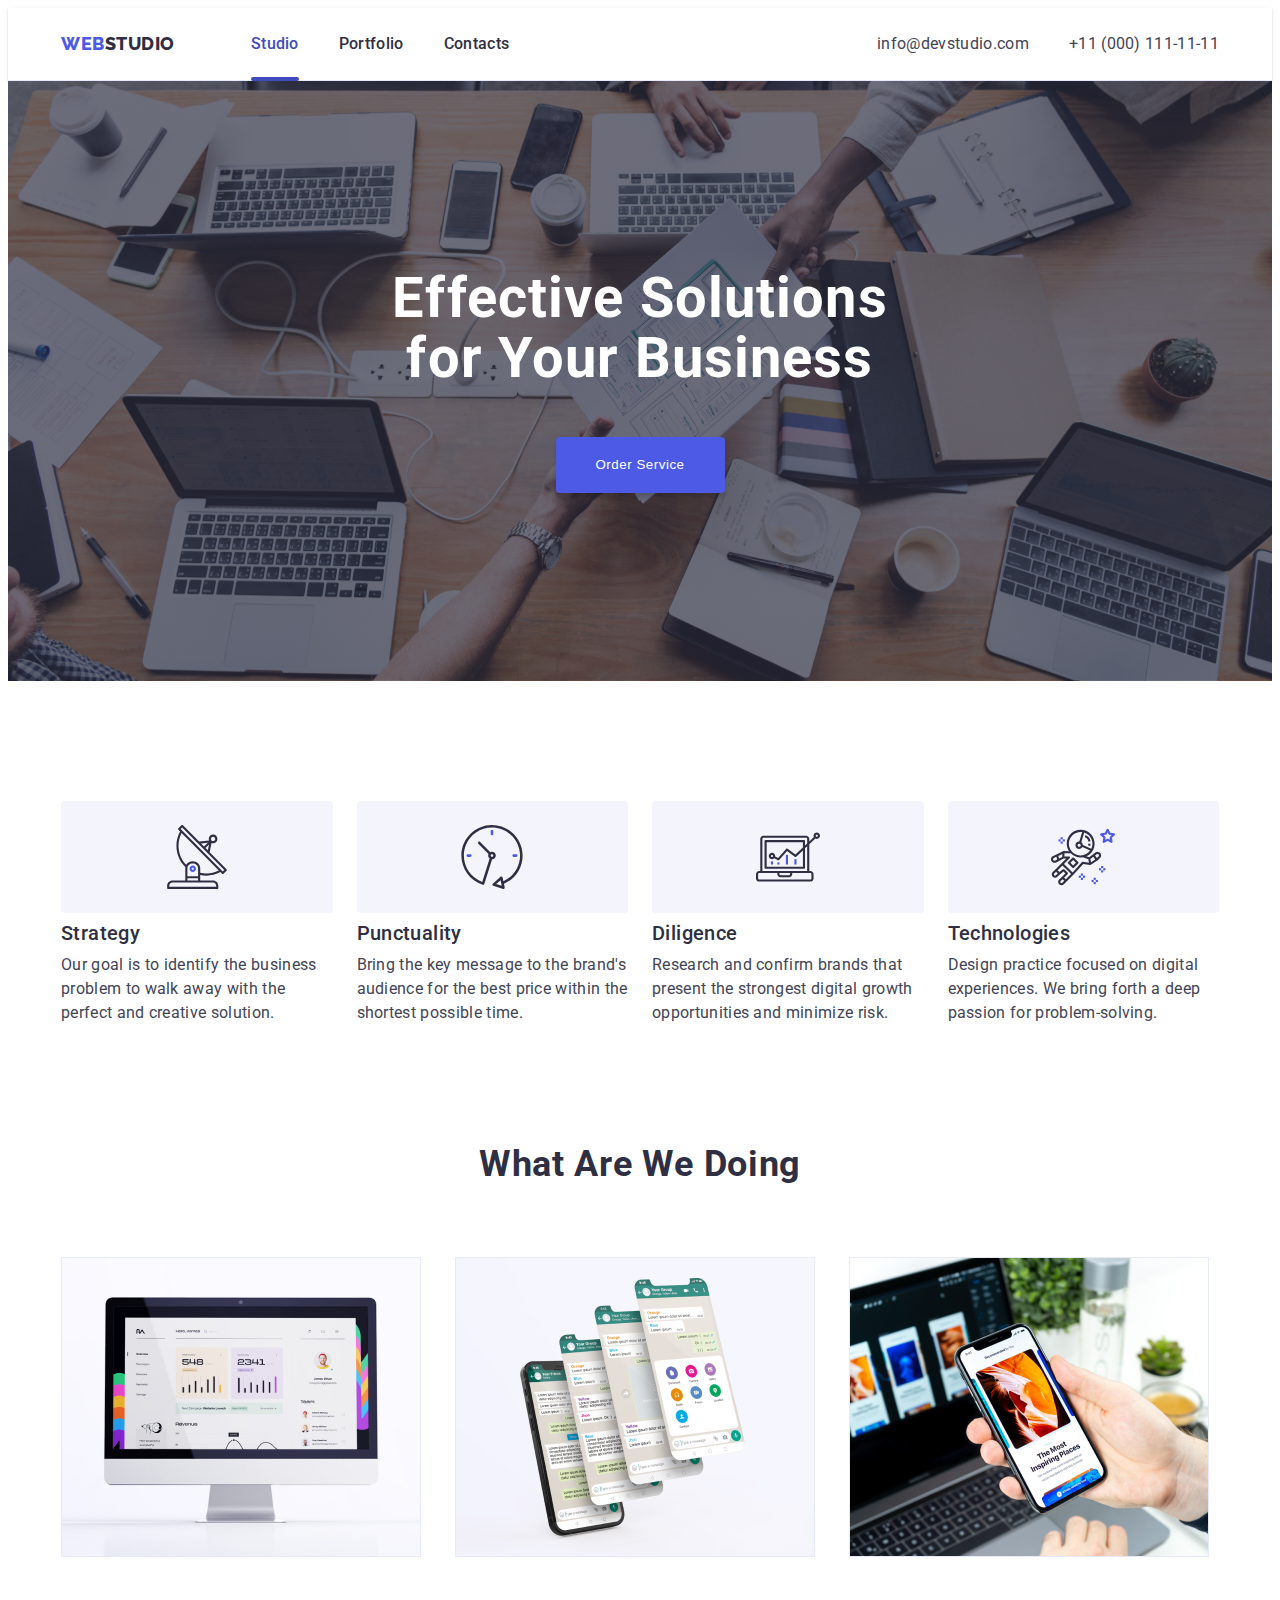
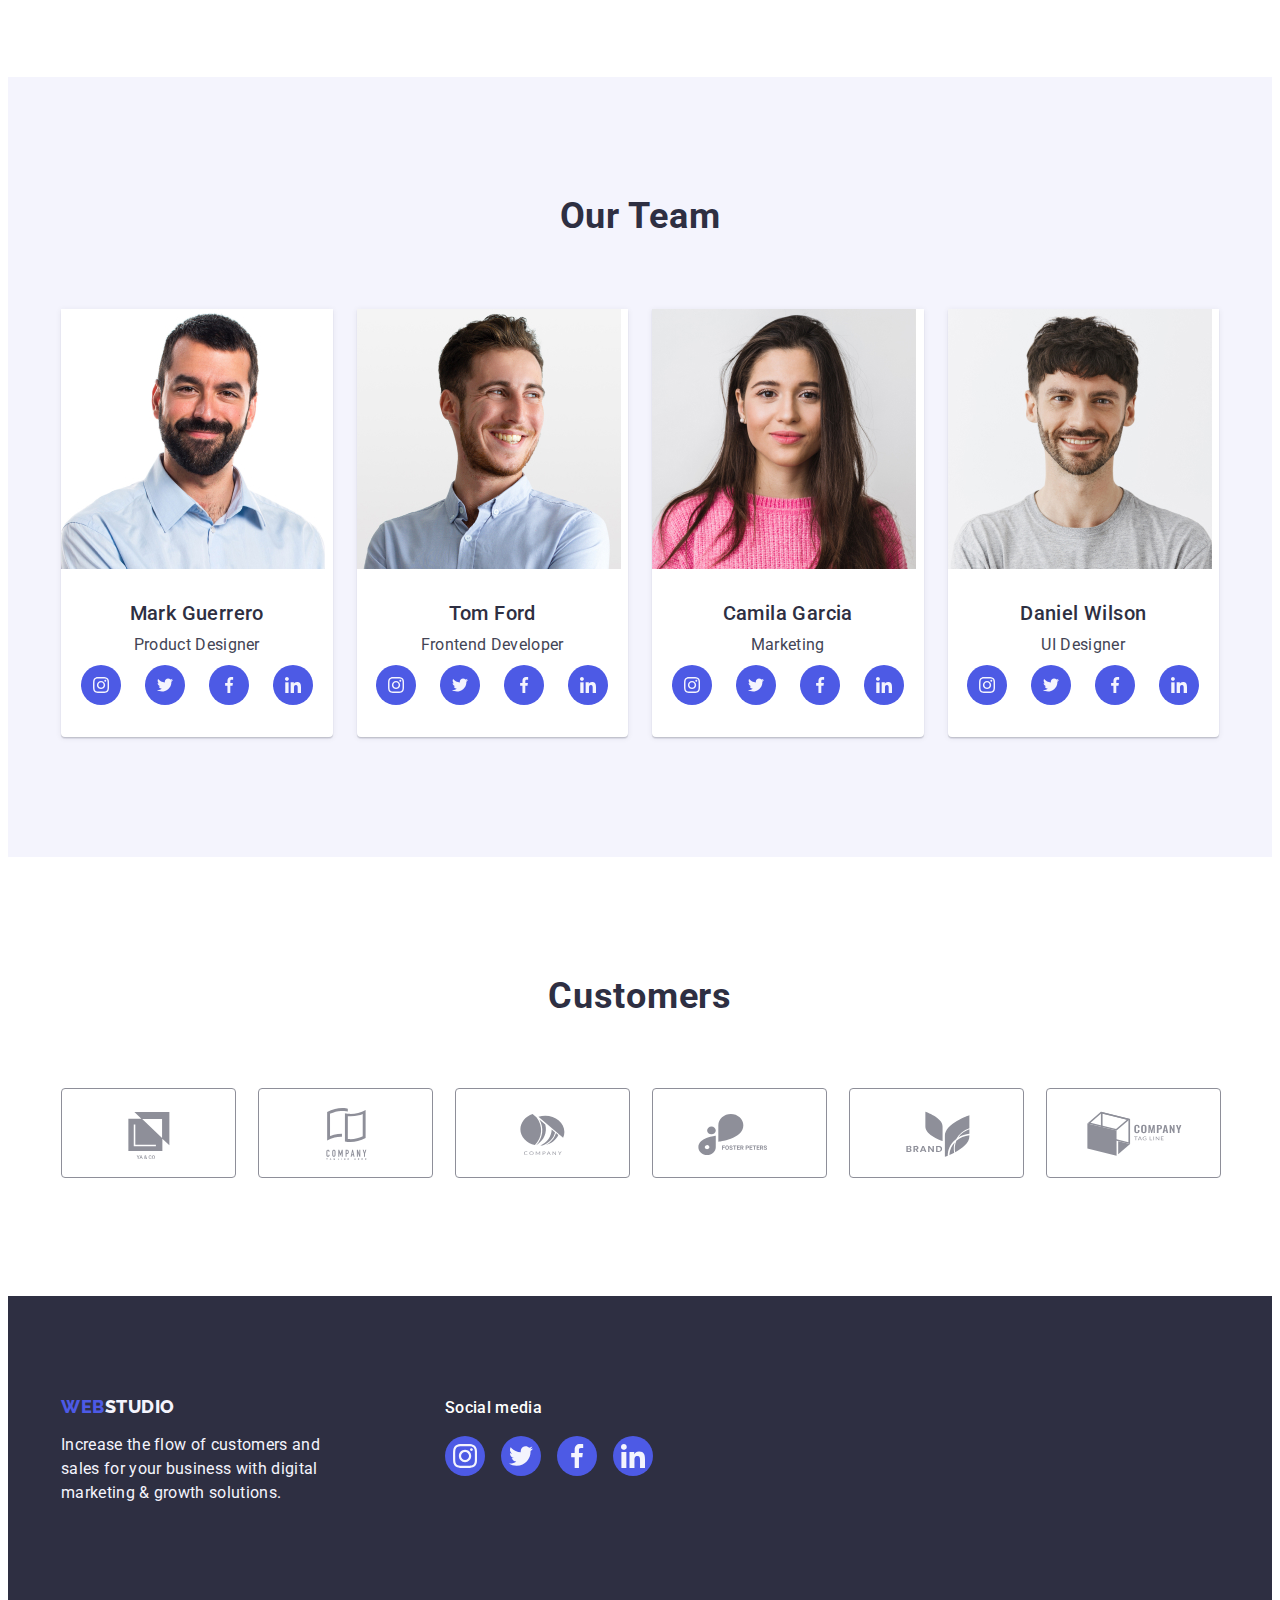
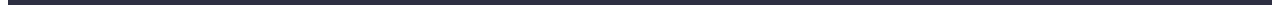
<file: index.html>
<!DOCTYPE html>
<html lang="en">
  <head>
    <meta charset="UTF-8" />
    <meta http-equiv="X-UA-Compatible" content="IE=edge" />
    <meta name="viewport" content="width=device-width, initial-scale=1.0" />
    <link rel="preconnect" href="https://fonts.googleapis.com" />
    <link rel="preconnect" href="https://fonts.gstatic.com" crossorigin />
    <link
      href="https://fonts.googleapis.com/css2?family=Raleway:wght@800&family=Roboto:wght@400;500;700;900&display=swap"
      rel="stylesheet"
    />
    <link
      rel="stylesheet"
      href="https://cdnjs.cloudflare.com/ajax/libs/modern-normalize/1.1.0/modern-normalize.min.css"
      integrity="sha512-wpPYUAdjBVSE4KJnH1VR1HeZfpl1ub8YT/NKx4PuQ5NmX2tKuGu6U/JRp5y+Y8XG2tV+wKQpNHVUX03MfMFn9Q=="
      crossorigin="anonymous"
      referrerpolicy="no-referrer"
    />

    <link rel="stylesheet" href="./css/styles.css" />
    <title>WebStudio</title>
  </head>
  <body>
    <!-- navigation on pages -->
    <header class="header-page">
      <div class="header-container container">
        <nav class="header-navigation">
          <a href="./index.html" class="logo link"
            >Web<span class="logo-header-light">Studio</span></a
          >
          <ul class="site-menu header-container list">
            <li class="site-menu-item">
              <a class="site-menu-link link current" href="./index.html">Studio</a>
            </li>
            <li class="site-menu-item">
              <a class="site-menu-link link" href="./portfolio.html">Portfolio</a>
            </li>
            <li class="site-menu-item">
              <a class="site-menu-link link" href="./contacts.html">Contacts</a>
            </li>
          </ul>
        </nav>
        <address class="contact">
          <ul class="contact-list list">
            <li class="contact-item">
              <a class="contact-link link" href="mailto:info@devstudio.com">info@devstudio.com</a>
            </li>
            <li class="contact-item">
              <a class="contact-link link" href="tel:+110001111111">+11 (000) 111-11-11</a>
            </li>
          </ul>
        </address>
      </div>
    </header>
    <!-- Main section -->
    <main>
      <!-- section-one -->
      <section class="hero">
        <div class="container">
          <h1 class="hero-title title">Effective Solutions for Your Business</h1>
          <button class="modal-open-button" type="button" data-modal-open>Order Service</button>
        </div>
      </section>
      <!-- section-two -->
      <section class="our-goal-sec">
        <div class="container">
          <h2 class="visually-hidden">Our goal</h2>
          <ul class="our-goal-list list">
            <li class="our-goal-item">
              <!-- svg_icons1 -->
              <div class="our-icons-bgrd">
                <svg class="our-list-icon" aria-label="icon antenna" width="64" height="64">
                  <use href="./images/icons.svg#icon-antenna"></use>
                </svg>
              </div>

              <h3 class="our-goal-title">Strategy</h3>
              <p class="our-goal-dscr">
                Our goal is to identify the business problem to walk away with the perfect and
                creative solution.
              </p>
            </li>
            <li class="our-goal-item">
              <!-- svg_icons2 -->
              <div class="our-icons-bgrd">
                <svg class="our-list-icon" aria-label="icon clock" width="64" height="64">
                  <use href="./images/icons.svg#icon-clock"></use>
                </svg>
              </div>
              <h3 class="our-goal-title">Punctuality</h3>
              <p class="our-goal-dscr">
                Bring the key message to the brand's audience for the best price within the shortest
                possible time.
              </p>
            </li>

            <li class="our-goal-item">
              <!-- svg_icons 3-->
              <div class="our-icons-bgrd">
                <svg class="our-list-icon" aria-label="icon diagram" width="64" height="64">
                  <use href="./images/icons.svg#icon-diagram"></use>
                </svg>
              </div>
              <h3 class="our-goal-title">Diligence</h3>
              <p class="our-goal-dscr">
                Research and confirm brands that present the strongest digital growth opportunities
                and minimize risk.
              </p>
            </li>
            <li class="our-goal-item">
              <!-- svg_icons4-->
              <div class="our-icons-bgrd">
                <svg class="our-list-icon" aria-label="icon astronaut" width="64" height="64">
                  <use href="./images/icons.svg#icon-astronaut"></use>
                </svg>
              </div>
              <h3 class="our-goal-title">Technologies</h3>
              <p class="our-goal-dscr">
                Design practice focused on digital experiences. We bring forth a deep passion for
                problem-solving.
              </p>
            </li>
          </ul>
        </div>
      </section>

      <!-- What are we doing -->
      <section class="we-doing">
        <div class="container">
          <h2 class="we-doing-title">What are we doing</h2>
          <ul class="we-doing-list list">
            <li class="we-doing-item">
              <img src="./images/imac.jpg" alt="desctop" width="360" height="300" />
            </li>
            <li class="we-doing-item">
              <img src="./images/iphone.jpg" alt="phone" width="360" height="300" />
            </li>
            <li class="we-doing-item">
              <img src="./images/inhand.jpg" alt="phone_in_hand" width="360" height="300" />
            </li>
          </ul>
        </div>
      </section>
      <!-- Our team SECTION_4-->
      <section class="our-team">
        <div class="container">
          <h2 class="our-team-title">Our Team</h2>
          <ul class="our-team-list list">
            <li class="our-team-item">
              <img src="./images/mark.jpg" alt="man_mark" width="264" height="260" />
              <div class="our-team-container">
                <h3 class="our-team-members">Mark Guerrero</h3>
                <p class="our-team-desc">Product Designer</p>
                <!-- Social -->
                <ul class="social-media list">
                  <li class="social-media-item">
                    <a href="" class="social-list-link link">
                      <svg
                        width="16"
                        height="16"
                        class="social-list-icon"
                        aria-label="icon instagram"
                      >
                        <use href="./images/icons.svg#icon-instagram"></use>
                      </svg>
                    </a>
                  </li>
                  <li class="social-media-item">
                    <a href="" class="social-list-link link">
                      <svg
                        class="social-list-icon"
                        aria-label="icon twitter"
                        width="16"
                        height="16"
                      >
                        <use href="./images/icons.svg#icon-twitter"></use>
                      </svg>
                    </a>
                  </li>
                  <li class="social-media-item">
                    <a href="" class="social-list-link link">
                      <svg
                        class="social-list-icon"
                        aria-label="icon facebook"
                        width="16"
                        height="16"
                      >
                        <use href="./images/icons.svg#icon-facebook"></use>
                      </svg>
                    </a>
                  </li>
                  <li class="social-media-item">
                    <a href="" class="social-list-link link">
                      <svg
                        class="social-list-icon"
                        aria-label="icon linkedin"
                        width="16"
                        height="16"
                      >
                        <use href="./images/icons.svg#icon-linkedin"></use>
                      </svg>
                    </a>
                  </li>
                </ul>
              </div>
            </li>

            <li class="our-team-item">
              <img src="./images/ford.jpg" alt="man_tom" width="264" height="260" />
              <div class="our-team-container">
                <h3 class="our-team-members">Tom Ford</h3>
                <p class="our-team-desc">Frontend Developer</p>
                <ul class="social-media list">
                  <li class="social-media-item">
                    <a href="" class="social-list-link link">
                      <svg
                        class="social-list-icon"
                        aria-label="icon instagram"
                        width="16"
                        height="16"
                      >
                        <use href="./images/icons.svg#icon-instagram"></use>
                      </svg>
                    </a>
                  </li>
                  <li class="social-media-item">
                    <a href="" class="social-list-link link">
                      <svg
                        class="social-list-icon"
                        aria-label="icon twitter"
                        width="16"
                        height="16"
                      >
                        <use href="./images/icons.svg#icon-twitter"></use>
                      </svg>
                    </a>
                  </li>
                  <li class="social-media-item">
                    <a href="" class="social-list-link link">
                      <svg
                        class="social-list-icon"
                        aria-label="icon facebook"
                        width="16"
                        height="16"
                      >
                        <use href="./images/icons.svg#icon-facebook"></use>
                      </svg>
                    </a>
                  </li>
                  <li class="social-media-item">
                    <a href="" class="social-list-link link">
                      <svg
                        class="social-list-icon"
                        aria-label="icon linkedin"
                        width="16"
                        height="16"
                      >
                        <use href="./images/icons.svg#icon-linkedin"></use>
                      </svg>
                    </a>
                  </li>
                </ul>
              </div>
            </li>

            <li class="our-team-item">
              <img src="./images/camila.jpg" alt="woman_camila" width="264" height="260" />
              <div class="our-team-container">
                <h3 class="our-team-members">Camila Garcia</h3>
                <p class="our-team-desc">Marketing</p>
                <ul class="social-media list">
                  <li class="social-media-item">
                    <a href="" class="social-list-link link">
                      <svg
                        class="social-list-icon"
                        aria-label="icon instagram"
                        width="16"
                        height="16"
                      >
                        <use href="./images/icons.svg#icon-instagram"></use>
                      </svg>
                    </a>
                  </li>
                  <li class="social-media-item">
                    <a href="" class="social-list-link link">
                      <svg
                        class="social-list-icon"
                        aria-label="icon twitter"
                        width="16"
                        height="16"
                      >
                        <use href="./images/icons.svg#icon-twitter"></use>
                      </svg>
                    </a>
                  </li>
                  <li class="social-media-item">
                    <a href="" class="social-list-link link">
                      <svg
                        class="social-list-icon"
                        aria-label="icon facebook"
                        width="16"
                        height="16"
                      >
                        <use href="./images/icons.svg#icon-facebook"></use>
                      </svg>
                    </a>
                  </li>
                  <li class="social-media-item">
                    <a href="" class="social-list-link link">
                      <svg
                        class="social-list-icon"
                        aria-label="icon linkedin"
                        width="16"
                        height="16"
                      >
                        <use href="./images/icons.svg#icon-linkedin"></use>
                      </svg>
                    </a>
                  </li>
                </ul>
              </div>
            </li>

            <li class="our-team-item">
              <img src="./images/wilson.jpg" alt="man_daniel" width="264" height="260" />
              <div class="our-team-container">
                <h3 class="our-team-members">Daniel Wilson</h3>
                <p class="our-team-desc">UI Designer</p>
                <ul class="social-media list">
                  <li class="social-media-item">
                    <a href="" class="social-list-link link">
                      <svg
                        class="social-list-icon"
                        aria-label="icon instagram"
                        width="16"
                        height="16"
                      >
                        <use href="./images/icons.svg#icon-instagram"></use>
                      </svg>
                    </a>
                  </li>
                  <li class="social-media-item">
                    <a href="" class="social-list-link link">
                      <svg
                        class="social-list-icon"
                        aria-label="icon twitter"
                        width="16"
                        height="16"
                      >
                        <use href="./images/icons.svg#icon-twitter"></use>
                      </svg>
                    </a>
                  </li>
                  <li class="social-media-item">
                    <a href="" class="social-list-link link">
                      <svg
                        class="social-list-icon"
                        aria-label="icon facebook"
                        width="16"
                        height="16"
                      >
                        <use href="./images/icons.svg#icon-facebook"></use>
                      </svg>
                    </a>
                  </li>
                  <li class="social-media-item">
                    <a href="" class="social-list-link link">
                      <svg
                        class="social-list-icon"
                        aria-label="icon linkedin"
                        width="16"
                        height="16"
                      >
                        <use href="./images/icons.svg#icon-linkedin"></use>
                      </svg>
                    </a>
                  </li>
                </ul>
              </div>
            </li>
          </ul>
        </div>
      </section>
      <!-- Section-5-Customers -->
      <section class="section-customers">
        <div class="container customers-container">
          <h2 class="customers-title">Customers</h2>
          <!-- customers-icons -->
          <ul class="customers-list list">
            <!-- icons -->
            <li class="customers-item">
              <a href="" class="customers-link link">
                <svg class="customers-icon" aria-label="" width="104" height="56">
                  <use href="./images/icons.svg#icon-Logo"></use>
                </svg>
              </a>
            </li>

            <li class="customers-item">
              <a href="" class="customers-link link">
                <svg class="customers-icon" aria-label="" width="104" height="56">
                  <use href="./images/icons.svg#icon-Logo1"></use>
                </svg>
              </a>
            </li>

            <li class="customers-item">
              <a href="" class="customers-link link">
                <svg class="customers-icon" aria-label="" width="104" height="56">
                  <use href="./images/icons.svg#icon-Logo2"></use>
                </svg>
              </a>
            </li>

            <li class="customers-item">
              <a href="" class="customers-link link">
                <svg class="customers-icon" aria-label="" width="104" height="56">
                  <use href="./images/icons.svg#icon-Logo3"></use>
                </svg>
              </a>
            </li>

            <li class="customers-item">
              <a href="" class="customers-link link">
                <svg class="customers-icon" aria-label="" width="104" height="56">
                  <use href="./images/icons.svg#icon-Logo4"></use>
                </svg>
              </a>
            </li>

            <li class="customers-item">
              <a href="" class="customers-link link">
                <svg class="customers-icon" aria-label="" width="104" height="56">
                  <use href="./images/icons.svg#icon-Logo5"></use>
                </svg>
              </a>
            </li>
          </ul>
        </div>
      </section>
    </main>
    <!-- Footer -->
    <footer class="footer">
      <div class="container footer-container">
        <div class="container-foorer-logo">
          <a href="./index.html" class="logo footer-link link"
            >Web<span class="logo-footer-dark">Studio</span></a
          >
          <p class="footer-dscr">
            Increase the flow of customers and sales for your business with digital marketing &
            growth solutions.
          </p>
        </div>
        <div class="footer-social-block">
          <p class="footer-social-title">Social media</p>
          <ul class="footer-social-media list">
            <li class="footer-social-media-item">
              <a href="" class="footer-social-list-link link">
                <svg
                  class="footer-social-list-icon"
                  aria-label="icon instagram"
                  width="24"
                  height="24"
                >
                  <use href="./images/icons.svg#icon-instagram"></use>
                </svg>
              </a>
            </li>
            <li class="footer-social-media-item">
              <a href="" class="footer-social-list-link link">
                <svg
                  class="footer-social-list-icon"
                  aria-label="icon twitter"
                  width="24"
                  height="24"
                >
                  <use href="./images/icons.svg#icon-twitter"></use>
                </svg>
              </a>
            </li>
            <li class="footer-social-media-item">
              <a href="" class="footer-social-list-link link">
                <svg
                  class="footer-social-list-icon"
                  aria-label="icon facebook"
                  width="24"
                  height="24"
                >
                  <use href="./images/icons.svg#icon-facebook"></use>
                </svg>
              </a>
            </li>
            <li class="footer-social-media-item">
              <a href="" class="footer-social-list-link link">
                <svg
                  class="footer-social-list-icon"
                  aria-label="icon linkedin"
                  width="24"
                  height="24"
                >
                  <use href="./images/icons.svg#icon-linkedin"></use>
                </svg>
              </a>
            </li>
          </ul>
        </div>
      </div>
    </footer>
    <div class="backdrop is-hidden" data-modal>
      <div class="modal">
        <button type="button" class="modal-close-btn" data-modal-close>
          <svg class="modal-close-icon" width="8" height="8">
            <use href="./images/icons.svg#icon-close"></use>
          </svg>
        </button>
      </div>
    </div>
    <script src="./js/modal.js"></script>
  </body>
</html>
</file>
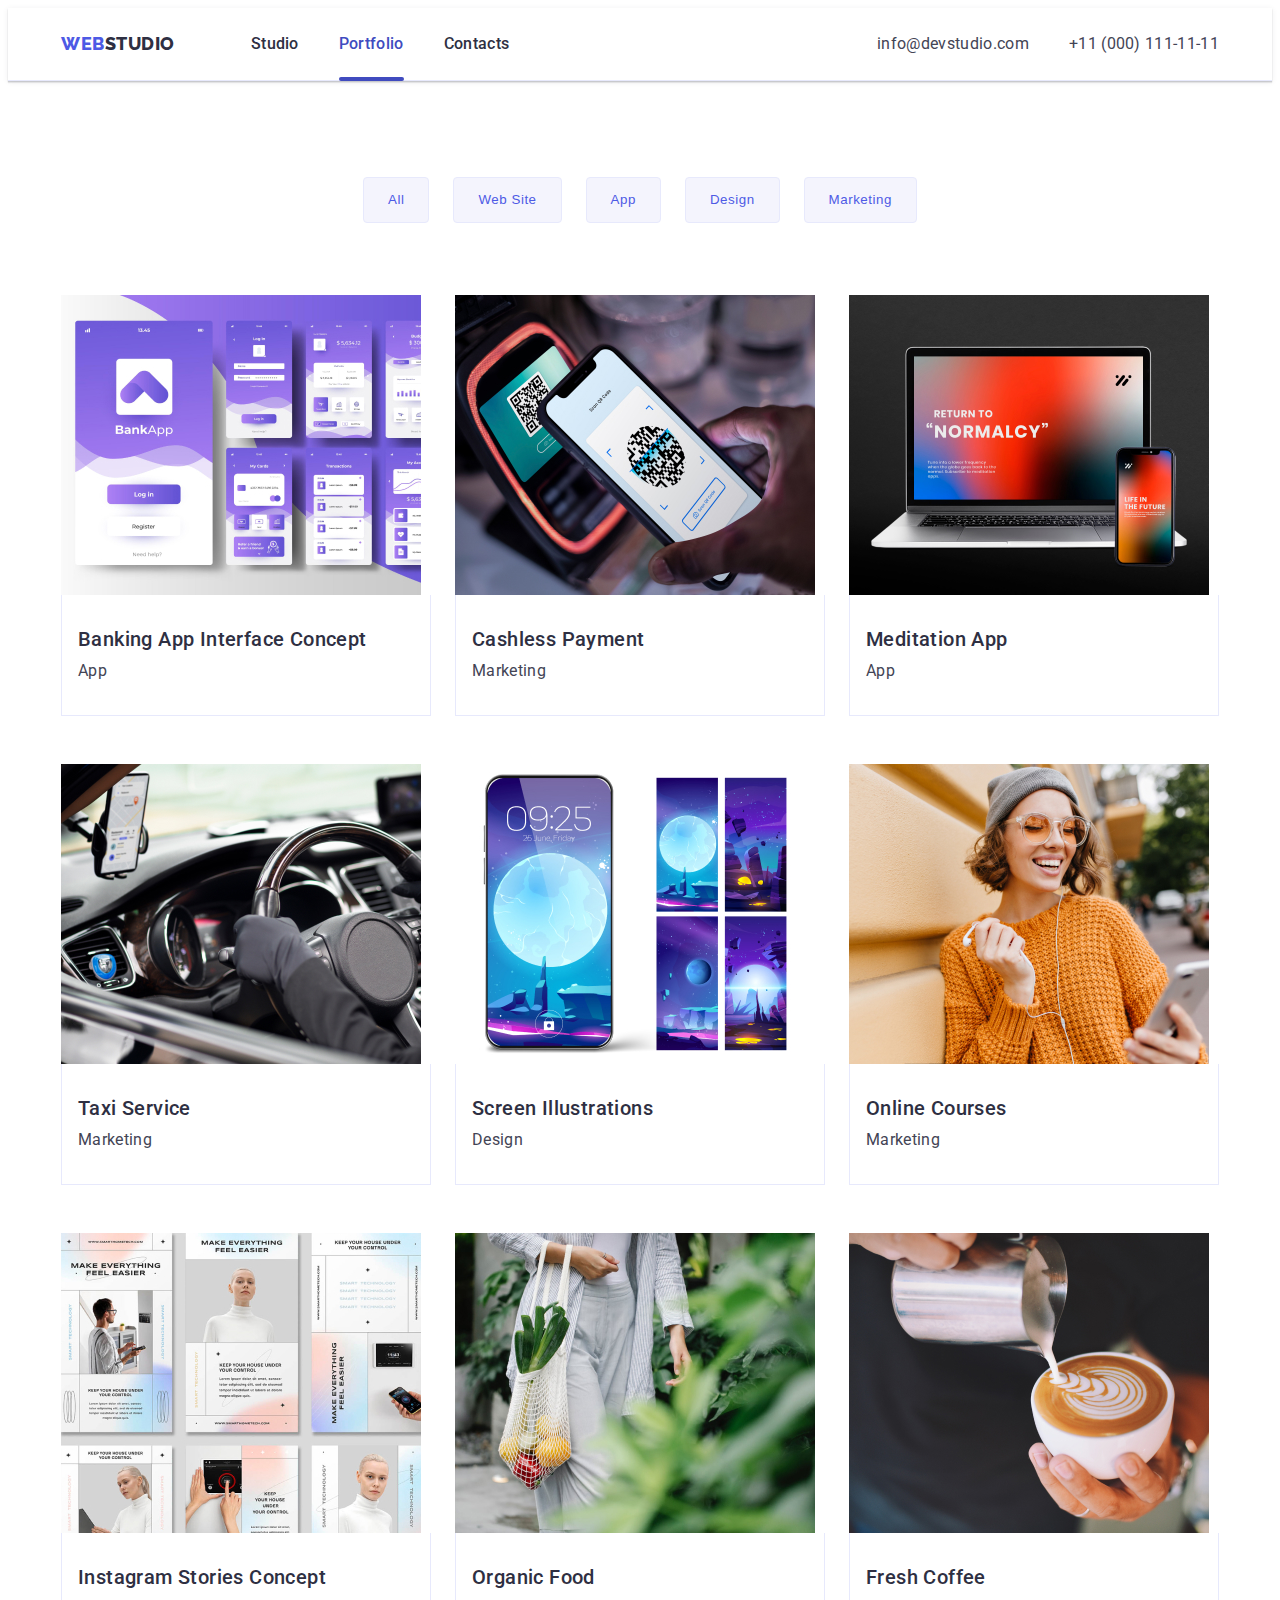
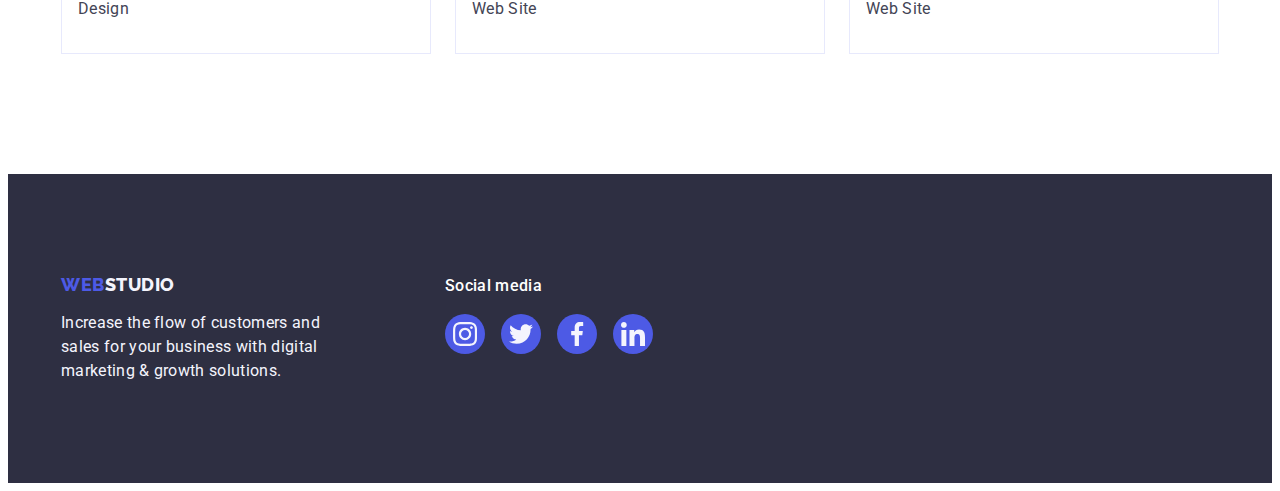
<file: portfolio.html>
<!DOCTYPE html>
<html lang="en">
  <head>
    <meta charset="UTF-8" />
    <meta http-equiv="X-UA-Compatible" content="IE=edge" />
    <meta name="viewport" content="width=device-width, initial-scale=1.0" />
    <link rel="preconnect" href="https://fonts.googleapis.com" />
    <link rel="preconnect" href="https://fonts.gstatic.com" crossorigin />
    <link
      href="https://fonts.googleapis.com/css2?family=Raleway:wght@800&family=Roboto:wght@400;500;700;900&display=swap"
      rel="stylesheet"
    />
    <link
      rel="stylesheet"
      href="https://cdnjs.cloudflare.com/ajax/libs/modern-normalize/1.1.0/modern-normalize.min.css"
      integrity="sha512-wpPYUAdjBVSE4KJnH1VR1HeZfpl1ub8YT/NKx4PuQ5NmX2tKuGu6U/JRp5y+Y8XG2tV+wKQpNHVUX03MfMFn9Q=="
      crossorigin="anonymous"
      referrerpolicy="no-referrer"
    />

    <link rel="stylesheet" href="./css/styles.css" />
    <title>WebStudio</title>
  </head>
  <body>
    <!-- navigation on pages -->
    <header class="header-page">
      <div class="header-container container">
        <nav class="header-navigation">
          <a href="./index.html" class="logo link"
            >Web<span class="logo-header-light">Studio</span></a
          >
          <ul class="site-menu header-container list">
            <li class="site-menu-item">
              <a class="site-menu-link link" href="./index.html">Studio</a>
            </li>
            <li class="site-menu-item">
              <a class="site-menu-link link current" href="./portfolio.html">Portfolio</a>
            </li>
            <li class="site-menu-item">
              <a class="site-menu-link link" href="./contacts.html">Contacts</a>
            </li>
          </ul>
        </nav>
        <address class="contact">
          <ul class="contact-list list">
            <li class="contact-item">
              <a class="contact-link link" href="mailto:info@devstudio.com">info@devstudio.com</a>
            </li>
            <li class="contact-item">
              <a class="contact-link link" href="tel:+110001111111">+11 (000) 111-11-11</a>
            </li>
          </ul>
        </address>
      </div>
    </header>
    <!-- Main menu -->
    <main>
      <section class="main-section">
        <div class="container">
          <h1 class="main-section-filter filter-menu" hidden>Filter Buttons</h1>
          <ul class="filter-btn-list list">
            <li class="filter-btn-item">
              <button class="filter-but button" type="button">All</button>
            </li>
            <li class="filter-btn-item">
              <button class="filter-but button" type="button">Web Site</button>
            </li>
            <li class="filter-btn-item">
              <button class="filter-but button" type="button">App</button>
            </li>
            <li class="filter-btn-item">
              <button class="filter-but button" type="button">Design</button>
            </li>
            <li class="filter-btn-item">
              <button class="filter-but button" type="button">Marketing</button>
            </li>
          </ul>

          <ul class="portfolio-list list">
            <li class="portfolio-item">
              <a class="portfolio-links link" href="">
                <div class="portfolio-list-img-wrapper">
                  <img
                    src="./images/banking_app_interface_concept.jpg"
                    alt="banking_app_interface_concept"
                    width="360"
                    height="300"
                  />
                  <p class="overlay">
                    14 Stylish and User-Friendly App Design Concepts · Task Manager App · Calorie
                    Tracker App · Exotic Fruit Ecommerce App · Cloud Storage App
                  </p>
                </div>
                <div class="portfilio-container">
                  <h2 class="portfolio-title">Banking App Interface Concept</h2>
                  <p class="portfolio-dscr">App</p>
                </div>
              </a>
            </li>

            <li class="portfolio-item">
              <a class="portfolio-links link" href="">
                <div class="portfolio-list-img-wrapper">
                  <img
                    src="./images/cashless_payment.jpg"
                    alt="cashless_payment"
                    width="360"
                    height="300"
                  />
                  <p class="overlay">
                    14 Stylish and User-Friendly App Design Concepts · Task Manager App · Calorie
                    Tracker App · Exotic Fruit Ecommerce App · Cloud Storage App
                  </p>
                </div>
                <div class="portfilio-container">
                  <h2 class="portfolio-title">Cashless Payment</h2>
                  <p class="portfolio-dscr">Marketing</p>
                </div></a
              >
            </li>

            <li class="portfolio-item">
              <a class="portfolio-links link" href=""
                ><div class="portfolio-list-img-wrapper">
                  <img
                    src="./images/meditaion_app.jpg"
                    alt="Meditation App"
                    width="360"
                    height="300"
                  />
                  <p class="overlay">
                    14 Stylish and User-Friendly App Design Concepts · Task Manager App · Calorie
                    Tracker App · Exotic Fruit Ecommerce App · Cloud Storage App
                  </p>
                </div>

                <div class="portfilio-container">
                  <h2 class="portfolio-title">Meditation App</h2>
                  <p class="portfolio-dscr">App</p>
                </div></a
              >
            </li>

            <!-- section thre -->

            <li class="portfolio-item">
              <a class="portfolio-links link" href="">
                <div class="portfolio-list-img-wrapper">
                  <img
                    src="./images/taxi_service.jpg"
                    alt="taxi_service"
                    width="360"
                    height="300"
                  />
                  <p class="overlay">
                    14 Stylish and User-Friendly App Design Concepts · Task Manager App · Calorie
                    Tracker App · Exotic Fruit Ecommerce App · Cloud Storage App
                  </p>
                </div>
                <div class="portfilio-container">
                  <h2 class="portfolio-title">Taxi Service</h2>
                  <p class="portfolio-dscr">Marketing</p>
                </div></a
              >
            </li>

            <li class="portfolio-item">
              <a class="portfolio-links link" href=""
                ><div class="portfolio-list-img-wrapper">
                  <img
                    src="./images/screen_illustrations.jpg"
                    alt="screen_illustrations"
                    width="360"
                    height="300"
                  />
                  <p class="overlay">
                    14 Stylish and User-Friendly App Design Concepts · Task Manager App · Calorie
                    Tracker App · Exotic Fruit Ecommerce App · Cloud Storage App
                  </p>
                </div>

                <div class="portfilio-container">
                  <h2 class="portfolio-title">Screen Illustrations</h2>
                  <p class="portfolio-dscr">Design</p>
                </div></a
              >
            </li>

            <li class="portfolio-item">
              <a class="portfolio-links link" href=""
                ><div class="portfolio-list-img-wrapper">
                  <img
                    src="./images/online_courses.jpg"
                    alt="online_courses"
                    width="360"
                    height="300"
                  />
                  <p class="overlay">
                    14 Stylish and User-Friendly App Design Concepts · Task Manager App · Calorie
                    Tracker App · Exotic Fruit Ecommerce App · Cloud Storage App
                  </p>
                </div>

                <div class="portfilio-container">
                  <h2 class="portfolio-title">Online Courses</h2>
                  <p class="portfolio-dscr">Marketing</p>
                </div></a
              >
            </li>

            <li class="portfolio-item">
              <a class="portfolio-links link" href="">
                <div class="portfolio-list-img-wrapper">
                  <img
                    src="./images/instagram_stories_concept.jpg"
                    alt="instagram_stories_concept"
                    width="360"
                    height="300"
                  />
                  <p class="overlay">
                    14 Stylish and User-Friendly App Design Concepts · Task Manager App · Calorie
                    Tracker App · Exotic Fruit Ecommerce App · Cloud Storage App
                  </p>
                </div>

                <div class="portfilio-container">
                  <h2 class="portfolio-title">Instagram Stories Concept</h2>
                  <p class="portfolio-dscr">Design</p>
                </div></a
              >
            </li>

            <li class="portfolio-item">
              <a class="portfolio-links link" href="">
                <div class="portfolio-list-img-wrapper">
                  <img
                    src="./images/organic_food.jpg"
                    alt="organic_food"
                    width="360"
                    height="300"
                  />
                  <p class="overlay">
                    14 Stylish and User-Friendly App Design Concepts · Task Manager App · Calorie
                    Tracker App · Exotic Fruit Ecommerce App · Cloud Storage App
                  </p>
                </div>
                <div class="portfilio-container">
                  <h2 class="portfolio-title">Organic Food</h2>
                  <p class="portfolio-dscr">Web Site</p>
                </div></a
              >
            </li>

            <li class="portfolio-item">
              <a class="portfolio-links link" href="">
                <div class="portfolio-list-img-wrapper">
                  <img
                    src="./images/fresh_coffee.jpg"
                    alt="fresh_coffee"
                    width="360"
                    height="300"
                  />
                  <p class="overlay">
                    14 Stylish and User-Friendly App Design Concepts · Task Manager App · Calorie
                    Tracker App · Exotic Fruit Ecommerce App · Cloud Storage App
                  </p>
                </div>
                <div class="portfilio-container">
                  <h2 class="portfolio-title">Fresh Coffee</h2>
                  <p class="portfolio-dscr">Web Site</p>
                </div></a
              >
            </li>
          </ul>
        </div>
      </section>
    </main>
    <!-- Footer -->
    <footer class="footer">
      <div class="container footer-container">
        <div class="container-foorer-logo">
          <a href="./index.html" class="logo footer-link link"
            >Web<span class="logo-footer-dark">Studio</span></a
          >
          <p class="footer-dscr">
            Increase the flow of customers and sales for your business with digital marketing &
            growth solutions.
          </p>
        </div>
        <div class="footer-social-block">
          <p class="footer-social-title">Social media</p>
          <ul class="footer-social-media list">
            <li class="footer-social-media-item">
              <a href="" class="footer-social-list-link link">
                <svg
                  class="footer-social-list-icon"
                  aria-label="icon instagram"
                  width="24"
                  height="24"
                >
                  <use href="./images/icons.svg#icon-instagram"></use>
                </svg>
              </a>
            </li>
            <li class="footer-social-media-item">
              <a href="" class="footer-social-list-link link">
                <svg
                  class="footer-social-list-icon"
                  aria-label="icon twitter"
                  width="24"
                  height="24"
                >
                  <use href="./images/icons.svg#icon-twitter"></use>
                </svg>
              </a>
            </li>
            <li class="footer-social-media-item">
              <a href="" class="footer-social-list-link link">
                <svg
                  class="footer-social-list-icon"
                  aria-label="icon facebook"
                  width="24"
                  height="24"
                >
                  <use href="./images/icons.svg#icon-facebook"></use>
                </svg>
              </a>
            </li>
            <li class="footer-social-media-item">
              <a href="" class="footer-social-list-link link">
                <svg
                  class="footer-social-list-icon"
                  aria-label="icon linkedin"
                  width="24"
                  height="24"
                >
                  <use href="./images/icons.svg#icon-linkedin"></use>
                </svg>
              </a>
            </li>
          </ul>
        </div>
      </div>
    </footer>
    <script src="./js/modal.js"></script>
  </body>
</html>
</file>
<file: css/styles.css>
body {
  font-family: 'Roboto', sans-serif;
  color: #434455;
  font-size: 16px;
  background-color: #ffffff;
}
/* defolts-settings */
.list {
  list-style: none;
}

.link {
  text-decoration: none;
}
button {
  cursor: pointer;
}

h1,
h2,
h3,
h4,
h5,
h6,
p {
  margin-top: 0;
  margin-bottom: 0;
}
ul,
li {
  margin-top: 0;
  margin-bottom: 0;
  padding-left: 0;
}
img {
  display: block;
}

/* colors */
:root {
  --background-dark: #2e2f42;
  --background-light: #f4f4fd;
  --background-white: #ffffff;
  --primary-btn: #4d5ae5;
  --pressed-btn: #404bbf;
  --title-color: #2e2f42;
  --descr-color: #434455;
  --background-icon-color: #8e8f99;
  --additional-text-color: #434455;
  --transition-duration-and-func: 250ms cubic-bezier(0.4, 0, 0.2, 1);
}
/* header */

.container {
  align-content: center;
  width: 1158px;
  margin-left: auto;
  margin-right: auto;
  padding-left: 15px;
  padding-right: 15px;
}

.header-container {
  display: flex;
  align-items: center;
}

.header-page {
  border-bottom: 1px solid #e7e9fc;
  box-shadow: 0px 2px 1px rgba(46, 47, 66, 0.08), 0px 1px 1px rgba(46, 47, 66, 0.16),
    0px 1px 6px rgba(46, 47, 66, 0.08);
}

.header-navigation {
  display: flex;
  align-items: center;
}

.contact-list {
  display: flex;
  gap: 40px;
}

.logo {
  margin-right: 76px;
  font-family: 'Raleway', sans-serif;
  font-weight: 800;
  font-size: 18px;
  line-height: 1.17;
  letter-spacing: 0.03em;
  text-transform: uppercase;
  color: #4d5ae5;
}
.logo-header-light {
  color: #2e2f42;
}

.logo-footer-dark {
  color: #f4f4fd;
}

/* main-content */

/* SITE-MENU */

.site-menu-link:hover,
.site-menu-link:focus {
  color: var(--pressed-btn);
}

.site-menu {
  display: flex;
  align-items: center;
  gap: 40px;
}
.site-menu-link {
  display: block;
  padding-top: 24px;
  padding-bottom: 24px;
  font-weight: 500;
  font-size: 16px;
  line-height: 1.5;
  letter-spacing: 0.02em;
  color: #2e2f42;
  transition: color var(--transition-duration-and-func);
}
.button {
  background-color: var(--background-light);
}

/* ========current========== */

.current {
  position: relative;
  color: #404bbf;
}
.current::after {
  content: '';
  position: absolute;
  left: 0;
  bottom: -1px;
  width: 100%;
  height: 4px;
  background: var(--pressed-btn);
  border-radius: 2px;
}
/* contacts */
.contact {
  margin-left: auto;
  font-style: normal;
  line-height: 1.5;
  letter-spacing: 0.02em;
}
.contact-item {
  transition: color 250ms cubic-bezier(0.4, 0, 0.2, 1);
}

.contact-link {
  color: #434455;
  transition: color 250ms cubic-bezier(0.4, 0, 0.2, 1);
}
.contact-link:hover,
.contact-link:focus {
  color: var(--pressed-btn);
}
.contact:hover,
.contact:focus {
  color: var(--pressed-btn);
}

/* Main-content */

.hero {
  margin-left: auto;
  margin-right: auto;
  padding: 188px 0;
  background: #2e2f42;
  background-image: linear-gradient(rgba(46, 47, 66, 0.7), rgba(46, 47, 66, 0.7)),
    url(../images/group-people-working-website-template.jpg);
  background-size: cover;
  max-width: 1440px;
  background-repeat: no-repeat;
  background-position: center;
}

.hero-title {
  margin-left: auto;
  margin-right: auto;
  max-width: 496px;
  margin-bottom: 48px;
  font-size: 56px;
  line-height: 1.07;
  text-align: center;
  letter-spacing: 0.02em;
  color: #ffffff;
}

/* modal */

.modal-open-button {
  display: block;
  margin-left: auto;
  margin-right: auto;
  border-radius: 4px;
  border: none;
  min-height: 56px;
  min-width: 169px;
  font-weight: 500;
  line-height: 1.5;
  letter-spacing: 0.04em;
  color: #ffffff;
  background-color: var(--primary-btn);
  box-shadow: 0px 4px 4px rgba(0, 0, 0, 0.15);
  transition: background-color 250ms cubic-bezier(0.4, 0, 0.2, 1);
}

.modal-open-button:hover,
.modal-open-button:focus {
  background-color: #404bbf;
}

/* section-two_our-goal */

.our-goal-sec {
  padding: 120px 0;
}
.visually-hidden {
  position: absolute;
  height: 1px;
  width: 1px;
  overflow: hidden;
}
.our-goal-list {
  display: flex;
  gap: 24px;
}

/* svg_line */

.our-icons-bgrd {
  display: flex;
  align-items: center;
  justify-content: center;
  height: 112px;
  background: #f4f4fd;
  border-radius: 4px;
  margin-bottom: 8px;
}

.our-goal-item {
  width: calc((100% - 72px) / 4);
}

.our-goal-title {
  margin-bottom: 8px;
  font-weight: 500;
  font-size: 20px;
  line-height: 1.2;
  letter-spacing: 0.02em;
  color: #2e2f42;
}
.our-goal-dscr {
  font-size: 16px;
  line-height: 1.5;
  letter-spacing: 0.02em;
  color: #434455;
}
/* section-three_we-doing */

.we-doing {
  padding-bottom: 120px;
}

.we-doing-list {
  display: flex;
  gap: 24px;
}

.we-doing-item {
  width: calc((100% - 48px) / 3);
}

.we-doing-title {
  margin-bottom: 72px;
  font-size: 36px;
  line-height: 1.11;
  text-align: center;
  letter-spacing: 0.02em;
  text-transform: capitalize;
  color: #2e2f42;
}

/* forth-section_our-team  */

.our-team-container {
  padding: 32px 0;
}

.our-team {
  background: #f4f4fd;
  padding: 120px 0;
}

.our-team-item {
  flex-basis: calc((100% - 72px) / 4);
  background-color: var(--background-white);
  box-shadow: 0px 1px 6px rgba(46, 47, 66, 0.08), 0px 1px 1px rgba(46, 47, 66, 0.16),
    0px 2px 1px rgba(46, 47, 66, 0.08);
  border-radius: 0px 0px 4px 4px;
}

.our-team-staff {
  padding: 32px 16px;
}

.our-team-title {
  margin-bottom: 72px;
  font-weight: 700;
  font-size: 36px;
  line-height: 1.11;
  text-align: center;
  letter-spacing: 0.02em;
  text-transform: capitalize;
  color: var(--title-color);
}
.our-team-list {
  gap: 24px;
  display: flex;
}
.our-team-members {
  margin-bottom: 8px;
  text-align: center;
  font-weight: 500;
  font-size: 20px;
  line-height: 1.2;
  letter-spacing: 0.02em;
  color: #2e2f42;
}

.our-team-desc {
  text-align: center;
  font-size: 16px;
  line-height: 1.5;
  letter-spacing: 0.02em;
  color: #434455;
}

/* footer */

.footer-dscr {
  width: 264px;
  font-size: 16px;
  line-height: 1.5;
  letter-spacing: 0.02em;
  color: #f4f4fd;
}
.footer {
  padding: 100px 0;
  background: #2e2f42;
}
.footer-link {
  display: inline-block;
  margin-bottom: 16px;
}
.footer-container {
  display: block;
}

/* =================PORTFOLIO==================== */

.main-section {
  padding: 96px 0 120px;
}

/* portfolio-buttons */

.filter-btn-list {
  display: flex;
  justify-content: center;
  gap: 24px;
  margin-bottom: 72px;
}

.filter-but {
  border-radius: 4px;
  border: 1px solid #e7e9fc;
  color: #4d5ae5;
  padding: 12px 24px;
  font-weight: 500;
  line-height: 1.5;
  letter-spacing: 0.04em;
  transition: color 250ms cubic-bezier(0.4, 0, 0.2, 1),
    background-color 250ms cubic-bezier(0.4, 0, 0.2, 1),
    border-color 250ms cubic-bezier(0.4, 0, 0.2, 1), box-shadow 250ms cubic-bezier(0.4, 0, 0.2, 1);
}
.filter-menu {
  margin-left: auto;
}

.filter-but:hover,
.filter-but:focus {
  border: 1px solid transparent;
  color: #ffffff;
  background-color: #404bbf;
  box-shadow: 0px 3px 1px rgba(0, 0, 0, 0.1), 0px 2px 1px rgba(0, 0, 0, 0.08),
    0px 2px 2px rgba(0, 0, 0, 0.12);
}

.portfilio-container {
  padding: 32px 16px;
  border: 1px solid #e7e9fc;
  border-top: none;
}

.portfolio-list {
  display: flex;
  flex-wrap: wrap;
  column-gap: 24px;
  row-gap: 48px;
}
.portfolio-links {
  display: block;
  transition: box-shadow 250ms cubic-bezier(0.4, 0, 0.2, 1);
}
.portfolio-links:hover .overlay,
.portfolio-links:focus .overlay {
  transform: translateY(0);
}

.portfolio-links:hover,
.portfolio-links:focus {
  box-shadow: 0px 1px 6px rgba(46, 47, 66, 0.08), 0px 1px 1px rgba(46, 47, 66, 0.16),
    0px 2px 1px rgba(46, 47, 66, 0.08);
}

.portfolio-item {
  width: calc((100% - 48px) / 3);
}

.applications {
  padding: 32px 16px;
  border: 1px solid #e7e9fc;
  border-top: none;
}

.portfolio-title {
  margin-bottom: 8px;
  font-weight: 500;
  font-size: 20px;
  line-height: 1.2;
  letter-spacing: 0.02em;
  color: #2e2f42;
}
.portfolio-dscr {
  font-size: 16px;
  line-height: 1.5;
  letter-spacing: 0.02em;
  color: #434455;
}
.overlay {
  position: absolute;
  top: 0;
  left: 0;
  width: 100%;
  height: 100%;
  font-family: 'Roboto';
  font-style: normal;
  font-weight: 400;
  font-size: 16px;
  line-height: 1.5;
  letter-spacing: 0.02em;
  padding: 40px 32px;
  background: #4d5ae5;
  mix-blend-mode: normal;
  color: #f4f4fd;
  overflow: auto;
  transform: translateY(100%);
  transition: transform 250ms cubic-bezier(0.4, 0, 0.2, 1);
}

.portfolio-list-img-wrapper {
  position: relative;
  overflow: hidden;
}
.portfolio-list-img-wrapper:hover .overlay,
.portfolio-list-img-wrapper:focus {
  transform: translateY(0%);
}
/* Social media */

.social-media {
  display: flex;
  justify-content: center;
  gap: 24px;
  margin-top: 8px;
}

.social-list-link:hover,
.social-list-link:focus {
  background-color: var(--pressed-btn);
}

.social-list-link {
  display: flex;
  justify-content: center;
  align-items: center;
  width: 40px;
  height: 40px;
  border-radius: 50%;
  background-color: #4d5ae5;
  fill: var(--background-light);
  transition: background-color 250ms cubic-bezier(0.4, 0, 0.2, 1);
}

/* footer-social */
.footer-container {
  display: flex;
  align-items: baseline;
}
.footer-social-block {
  margin-left: 120px;
}

.container-foorer-logo {
  gap: 120px;
}
.footer-social-title {
  margin-bottom: 16px;
  font-weight: 500;
  line-height: 1.5;
  letter-spacing: 0.02em;
  color: #ffffff;
}

.footer-social-media {
  display: flex;
  gap: 16px;
}

.footer-social-media-item {
  width: 40px;
  height: 40px;
}

.footer-social-list-link {
  display: flex;
  align-items: center;
  justify-content: center;
  width: 100%;
  height: 100%;
  background-color: var(--primary-btn);
  border-radius: 50%;
  transition: background-color 250ms cubic-bezier(0.4, 0, 0.2, 1);
}
.footer-social-list-link:hover,
.footer-social-list-link:focus {
  background-color: #31d0aa;
}

.footer-social-list-icon {
  fill: var(--background-light);
}

/* section-customers */

.section-customers {
  padding-top: 120px;
  padding-bottom: 120px;
}

.customers-title {
  font-style: normal;
  font-weight: 700;
  font-size: 36px;
  line-height: 1.1;
  text-align: center;
  letter-spacing: 0.02em;
  color: var(--title-color);
  margin-bottom: 72px;
}

.customers-list {
  display: flex;
  gap: 24px;
}

.customers-item {
  width: calc((100% - 120px) / 6);
  height: 88px;
}

.customers-icon {
  fill: currentColor;
}

.customers-link:hover,
.customers-link:focus {
  border-color: #404bbf;
  color: #404bbf;
}

.customers-link {
  display: flex;
  align-items: center;
  justify-content: center;
  width: 100%;
  height: 100%;
  border: 1px solid #8e8f99;
  border-radius: 4px;
  color: #8e8f99;
  transition: border-color 250ms cubic-bezier(0.4, 0, 0.2, 1),
    color 250ms cubic-bezier(0.4, 0, 0.2, 1);
}
.customers-icon:hover,
.customers-icon:focus {
  border-color: #404bbf;
  color: #404bbf;
}

/* modal_window */

.backdrop {
  position: fixed;
  top: 0px;
  left: 0px;
  width: 100%;
  height: 100%;
  background: rgba(46, 47, 66, 0.4);
  transition: opacity 250ms cubic-bezier(0.4, 0, 0.2, 1),
    visibility 250ms cubic-bezier(0.4, 0, 0.2, 1);
}

.modal {
  position: absolute;
  top: 50%;
  left: 50%;
  transform: translate(-50%, -50%);
  width: 408px;
  min-height: 576px;

  background: #fcfcfc;
  box-shadow: 0px 1px 1px rgba(0, 0, 0, 0.14), 0px 1px 3px rgba(0, 0, 0, 0.12),
    0px 2px 1px rgba(0, 0, 0, 0.2);
  border-radius: 4px;
  transition: transform 250ms cubic-bezier(0.4, 0, 0.2, 1);
}

.modal-close-btn {
  display: flex;
  align-items: center;
  justify-content: center;
  position: absolute;
  top: 24px;
  right: 24px;
  width: 24px;
  height: 24px;
  padding: 0;
  background-color: rgba(231, 233, 252, 1);
  border: 1px solid rgba(0, 0, 0, 0.1);
  border-radius: 50%;
  cursor: pointer;
  transition: background-color 250ms cubic-bezier(0.4, 0, 0.2, 1),
    border 250ms cubic-bezier(0.4, 0, 0.2, 1);
}

.modal-close-btn:hover,
.modal-close-btn:focus {
  background-color: #404bbf;
  border: none;
  fill: #ffffff;
}

.modal-close-icon {
  transition: fill 250ms cubic-bezier(0.4, 0, 0.2, 1);
}

.is-hidden {
  opacity: 0;
  visibility: hidden;
  pointer-events: none;
}

/* =========================================DELETE========================== */
/* delete-me-after */
.delete-me-after {
  padding-top: 1px;
  margin-right: auto;
  margin-left: auto;
}

/* ==========================================================rezr====== */
</file>
